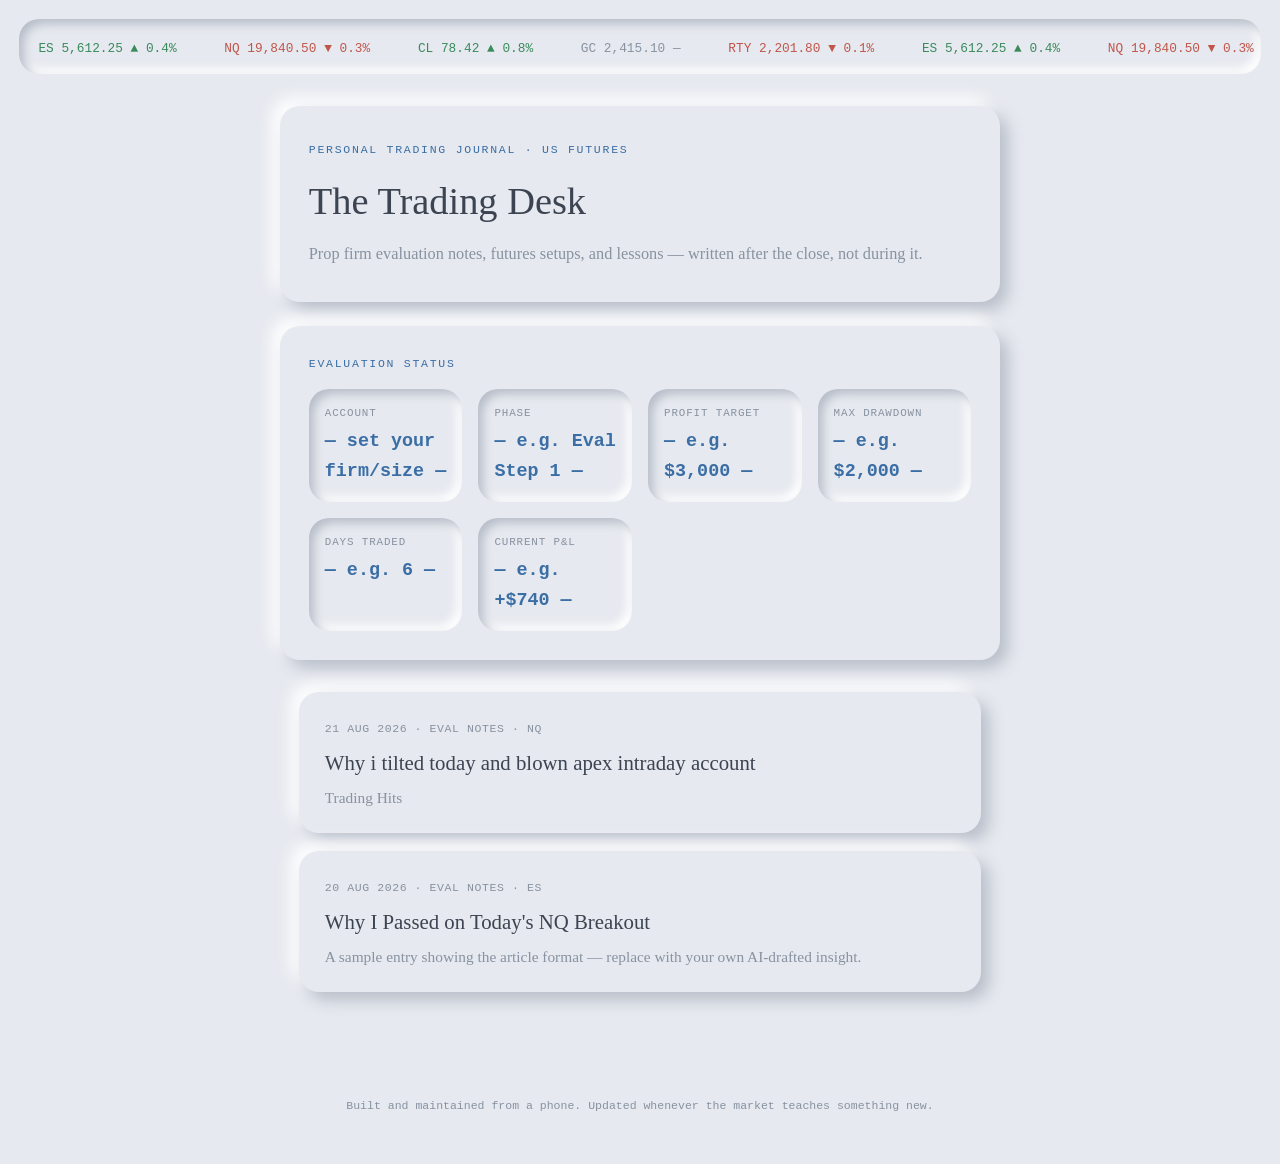
<file: index.html>
<!DOCTYPE html>
<html lang="en">
<head>
<meta charset="UTF-8">
<meta name="viewport" content="width=device-width, initial-scale=1.0">
<title>The Trading Desk — Notes & Insights</title>
<link rel="stylesheet" href="style.css">
</head>
<body>

<div class="ticker-bar pressed">
  <div class="ticker-track">
    <span class="up">ES 5,612.25 ▲ 0.4%</span>
    <span class="down">NQ 19,840.50 ▼ 0.3%</span>
    <span class="up">CL 78.42 ▲ 0.8%</span>
    <span>GC 2,415.10 —</span>
    <span class="down">RTY 2,201.80 ▼ 0.1%</span>
    <span class="up">ES 5,612.25 ▲ 0.4%</span>
    <span class="down">NQ 19,840.50 ▼ 0.3%</span>
    <span class="up">CL 78.42 ▲ 0.8%</span>
    <span>GC 2,415.10 —</span>
    <span class="down">RTY 2,201.80 ▼ 0.1%</span>
  </div>
</div>

<header class="masthead raised">
  <p class="eyebrow">Personal trading journal · US Futures</p>
  <h1 class="title">The Trading Desk</h1>
  <p class="subtitle">Prop firm evaluation notes, futures setups, and lessons — written after the close, not during it.</p>
</header>

<section class="progress-panel raised">
  <p class="eyebrow" style="margin-bottom:1rem;">Evaluation status</p>
  <div class="progress-grid">
    <div class="progress-item pressed">
      <span class="progress-label">Account</span>
      <span class="progress-value">— set your firm/size —</span>
    </div>
    <div class="progress-item pressed">
      <span class="progress-label">Phase</span>
      <span class="progress-value">— e.g. Eval Step 1 —</span>
    </div>
    <div class="progress-item pressed">
      <span class="progress-label">Profit target</span>
      <span class="progress-value">— e.g. $3,000 —</span>
    </div>
    <div class="progress-item pressed">
      <span class="progress-label">Max drawdown</span>
      <span class="progress-value">— e.g. $2,000 —</span>
    </div>
    <div class="progress-item pressed">
      <span class="progress-label">Days traded</span>
      <span class="progress-value">— e.g. 6 —</span>
    </div>
    <div class="progress-item pressed">
      <span class="progress-label">Current P&L</span>
      <span class="progress-value">— e.g. +$740 —</span>
    </div>
  </div>
</section>

<main id="entries">
  <a class="entry raised" href="articles/2026-08-21-why-i-tilted-today-and-blown-apex-intraday-account.html">
    <span class="entry-meta">21 AUG 2026 &middot; EVAL NOTES &middot; NQ</span>
    <h2 class="entry-title">Why i tilted today and blown apex intraday account</h2>
    <p class="entry-excerpt">Trading Hits</p>
  </a>

  <a class="entry raised" href="articles/first-entry.html">
    <span class="entry-meta">20 AUG 2026 · EVAL NOTES · ES</span>
    <h2 class="entry-title">Why I Passed on Today's NQ Breakout</h2>
    <p class="entry-excerpt">A sample entry showing the article format — replace with your own AI-drafted insight.</p>
  </a>

  <!-- New entries go above this line. Copy the block above for each new article. -->
</main>

<footer>
  Built and maintained from a phone. Updated whenever the market teaches something new.
</footer>

</body>
</html>
</file>
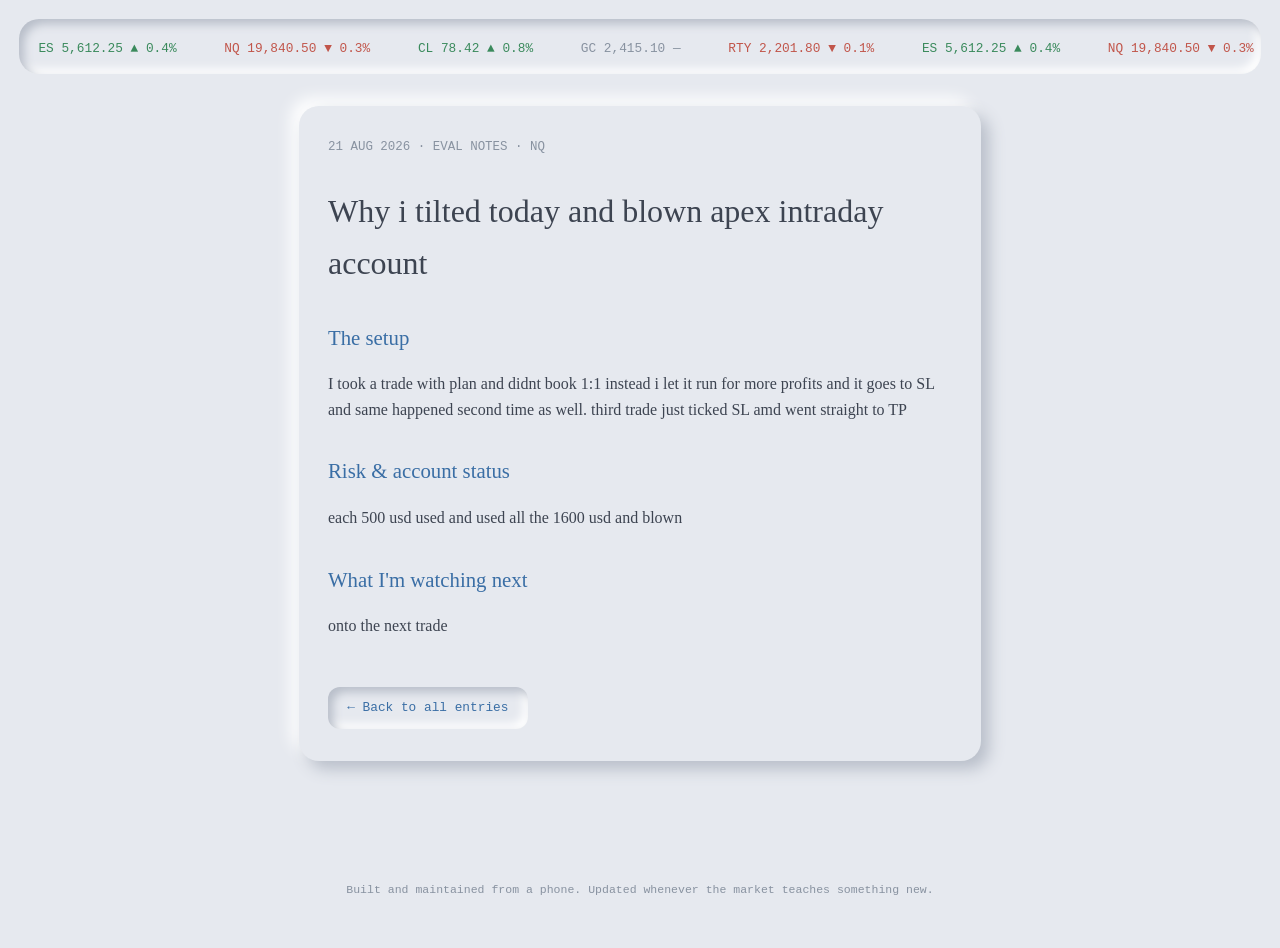
<file: articles/2026-08-21-why-i-tilted-today-and-blown-apex-intraday-account.html>
<!DOCTYPE html>
<html lang="en">
<head>
<meta charset="UTF-8">
<meta name="viewport" content="width=device-width, initial-scale=1.0">
<title>Why i tilted today and blown apex intraday account — The Trading Desk</title>
<link rel="stylesheet" href="../style.css">
</head>
<body>

<div class="ticker-bar pressed">
  <div class="ticker-track">
    <span class="up">ES 5,612.25 &#9650; 0.4%</span>
    <span class="down">NQ 19,840.50 &#9660; 0.3%</span>
    <span class="up">CL 78.42 &#9650; 0.8%</span>
    <span>GC 2,415.10 &mdash;</span>
    <span class="down">RTY 2,201.80 &#9660; 0.1%</span>
    <span class="up">ES 5,612.25 &#9650; 0.4%</span>
    <span class="down">NQ 19,840.50 &#9660; 0.3%</span>
    <span class="up">CL 78.42 &#9650; 0.8%</span>
    <span>GC 2,415.10 &mdash;</span>
    <span class="down">RTY 2,201.80 &#9660; 0.1%</span>
  </div>
</div>

<main>
  <article class="post raised">
    <span class="post-meta">21 AUG 2026 &middot; EVAL NOTES &middot; NQ</span>
    <h1>Why i tilted today and blown apex intraday account</h1>

    <h2>The setup</h2>
    <p>I took a trade with plan and didnt book 1:1 instead i let it run for more profits and it goes to SL and same happened second time as well. third trade just ticked SL amd went straight to TP</p>

    <h2>Risk & account status</h2>
    <p>each 500 usd used and used all the 1600 usd and blown</p>

    <h2>What I'm watching next</h2>
    <p>onto the next trade</p>

    <a class="back-link pressed" href="../index.html">&larr; Back to all entries</a>
  </article>
</main>

<footer>
  Built and maintained from a phone. Updated whenever the market teaches something new.
</footer>

</body>
</html>
</file>
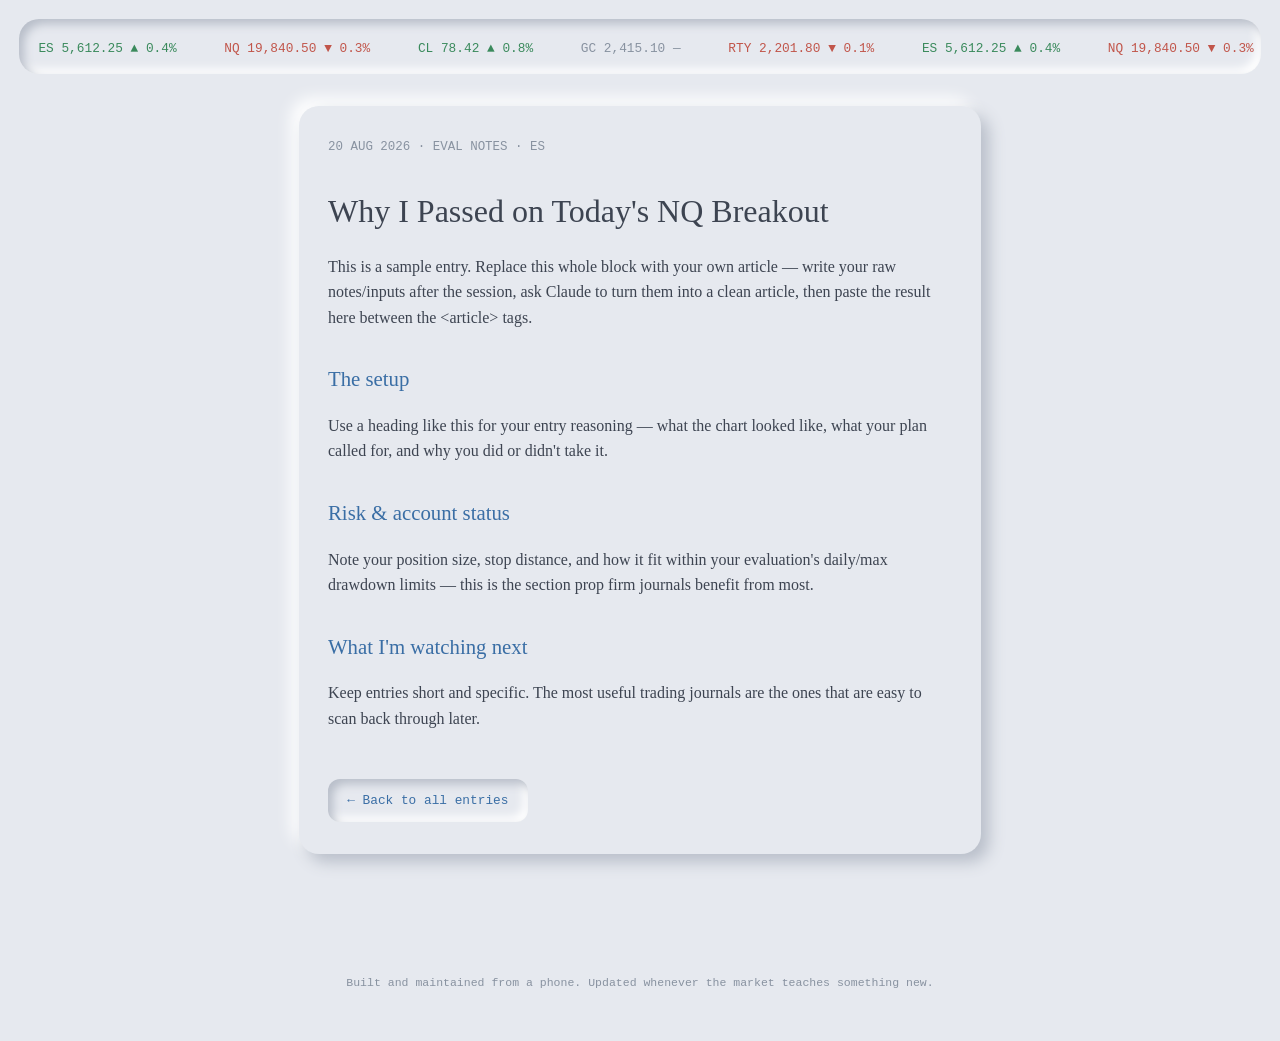
<file: articles/firdt-entry.html>
<!DOCTYPE html>
<html lang="en">
<head>
<meta charset="UTF-8">
<meta name="viewport" content="width=device-width, initial-scale=1.0">
<title>Why I Passed on Today's NQ Breakout — The Trading Desk</title>
<link rel="stylesheet" href="../style.css">
</head>
<body>

<div class="ticker-bar pressed">
  <div class="ticker-track">
    <span class="up">ES 5,612.25 ▲ 0.4%</span>
    <span class="down">NQ 19,840.50 ▼ 0.3%</span>
    <span class="up">CL 78.42 ▲ 0.8%</span>
    <span>GC 2,415.10 —</span>
    <span class="down">RTY 2,201.80 ▼ 0.1%</span>
    <span class="up">ES 5,612.25 ▲ 0.4%</span>
    <span class="down">NQ 19,840.50 ▼ 0.3%</span>
    <span class="up">CL 78.42 ▲ 0.8%</span>
    <span>GC 2,415.10 —</span>
    <span class="down">RTY 2,201.80 ▼ 0.1%</span>
  </div>
</div>

<main>
  <article class="post raised">
    <span class="post-meta">20 AUG 2026 · EVAL NOTES · ES</span>
    <h1>Why I Passed on Today's NQ Breakout</h1>

    <p>
      This is a sample entry. Replace this whole block with your own article —
      write your raw notes/inputs after the session, ask Claude to turn them
      into a clean article, then paste the result here between the
      &lt;article&gt; tags.
    </p>

    <h2>The setup</h2>
    <p>
      Use a heading like this for your entry reasoning — what the chart looked
      like, what your plan called for, and why you did or didn't take it.
    </p>

    <h2>Risk & account status</h2>
    <p>
      Note your position size, stop distance, and how it fit within your
      evaluation's daily/max drawdown limits — this is the section prop firm
      journals benefit from most.
    </p>

    <h2>What I'm watching next</h2>
    <p>
      Keep entries short and specific. The most useful trading journals are
      the ones that are easy to scan back through later.
    </p>

    <a class="back-link pressed" href="../index.html">← Back to all entries</a>
  </article>
</main>

<footer>
  Built and maintained from a phone. Updated whenever the market teaches something new.
</footer>

</body>
</html>
</file>
<file: style.css>
:root {
  --bg: #e6e9ef;
  --text: #3d4451;
  --text-dim: #8892a0;
  --accent: #3a6ea5;
  --up: #3a8a5c;
  --down: #c1554a;
  --shadow-light: #ffffff;
  --shadow-dark: #b8bec9;
  --serif: Georgia, 'Times New Roman', serif;
  --mono: 'JetBrains Mono', 'Courier New', monospace;
}

* { box-sizing: border-box; }

body {
  margin: 0;
  background: var(--bg);
  color: var(--text);
  font-family: var(--serif);
  line-height: 1.6;
}

/* Neomorphic raised surface */
.raised {
  background: var(--bg);
  border-radius: 20px;
  box-shadow: 8px 8px 16px var(--shadow-dark),
              -8px -8px 16px var(--shadow-light);
}

/* Neomorphic pressed/inset surface */
.pressed {
  background: var(--bg);
  border-radius: 20px;
  box-shadow: inset 5px 5px 10px var(--shadow-dark),
              inset -5px -5px 10px var(--shadow-light);
}

.ticker-bar {
  margin: 1.2rem 1.2rem 0;
  padding: 0.9rem 1.2rem;
  overflow: hidden;
  white-space: nowrap;
}

.ticker-track {
  display: inline-block;
  animation: scroll-ticker 40s linear infinite;
  font-family: var(--mono);
  font-size: 0.8rem;
}

.ticker-track span { margin-right: 2.5rem; color: var(--text-dim); }
.ticker-track .up { color: var(--up); }
.ticker-track .down { color: var(--down); }

@keyframes scroll-ticker {
  0% { transform: translateX(0); }
  100% { transform: translateX(-50%); }
}
@media (prefers-reduced-motion: reduce) {
  .ticker-track { animation: none; }
}

header.masthead {
  max-width: 720px;
  margin: 2rem auto 1.5rem;
  padding: 2.2rem 1.8rem;
}

.eyebrow {
  font-family: var(--mono);
  font-size: 0.72rem;
  letter-spacing: 0.15em;
  text-transform: uppercase;
  color: var(--accent);
  margin: 0 0 0.75rem;
}

h1.title {
  font-size: 2.4rem;
  margin: 0 0 0.5rem;
  font-weight: 400;
}

.subtitle {
  color: var(--text-dim);
  font-size: 1.02rem;
  margin: 0;
}

.progress-panel {
  max-width: 720px;
  margin: 0 auto 2rem;
  padding: 1.8rem;
}

.progress-grid {
  display: grid;
  grid-template-columns: repeat(auto-fit, minmax(150px, 1fr));
  gap: 1rem;
}

.progress-item {
  padding: 1rem;
  display: flex;
  flex-direction: column;
  gap: 0.3rem;
}

.progress-label {
  font-family: var(--mono);
  font-size: 0.68rem;
  letter-spacing: 0.08em;
  text-transform: uppercase;
  color: var(--text-dim);
}

.progress-value {
  font-family: var(--mono);
  font-size: 1.15rem;
  color: var(--accent);
  font-weight: 600;
}

main {
  max-width: 720px;
  margin: 0 auto;
  padding: 0 1.2rem 4rem;
}

.entry {
  display: block;
  padding: 1.4rem 1.6rem;
  margin-bottom: 1.1rem;
  text-decoration: none;
  color: inherit;
  transition: box-shadow 0.2s ease;
}

.entry:active {
  box-shadow: inset 5px 5px 10px var(--shadow-dark),
              inset -5px -5px 10px var(--shadow-light);
}

.entry-meta {
  font-family: var(--mono);
  font-size: 0.72rem;
  color: var(--text-dim);
  letter-spacing: 0.05em;
}

.entry-title {
  font-size: 1.3rem;
  margin: 0.4rem 0 0.4rem;
  font-weight: 400;
  color: var(--text);
}

.entry-excerpt {
  color: var(--text-dim);
  font-size: 0.96rem;
  margin: 0;
}

article.post {
  max-width: 720px;
  margin: 2rem auto;
  padding: 2rem 1.8rem;
}

article.post h1 {
  font-size: 2rem;
  font-weight: 400;
  margin-bottom: 0.3rem;
}

article.post .post-meta {
  font-family: var(--mono);
  font-size: 0.78rem;
  color: var(--text-dim);
  margin-bottom: 1.8rem;
  display: block;
}

article.post h2 {
  font-size: 1.3rem;
  font-weight: 500;
  color: var(--accent);
  margin-top: 2rem;
}

.back-link {
  display: inline-block;
  margin-top: 2rem;
  padding: 0.7rem 1.2rem;
  font-family: var(--mono);
  font-size: 0.8rem;
  color: var(--accent);
  text-decoration: none;
  border-radius: 12px;
}

footer {
  max-width: 720px;
  margin: 0 auto;
  padding: 1.5rem 1.8rem 3rem;
  font-family: var(--mono);
  font-size: 0.72rem;
  color: var(--text-dim);
  text-align: center;
}
</file>
